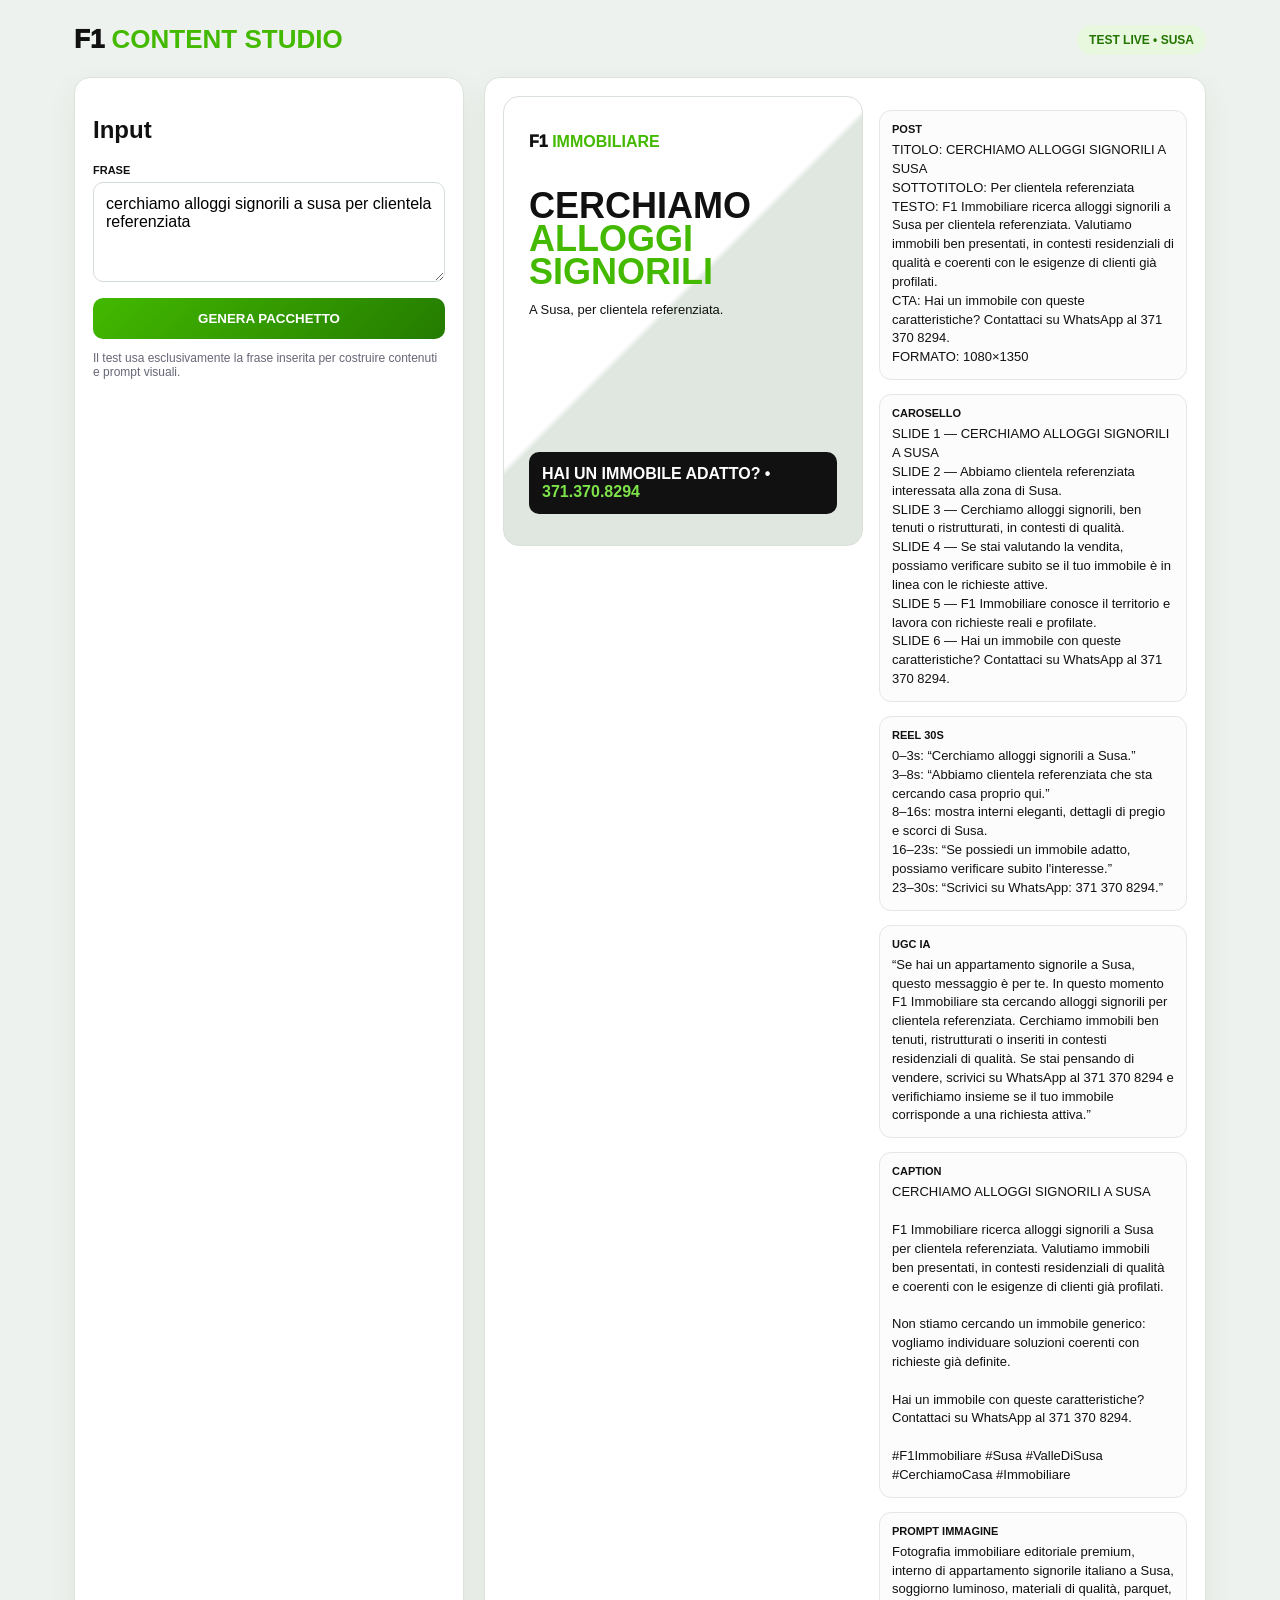
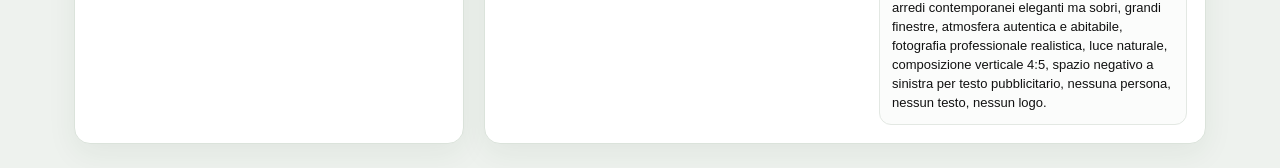
<file: test-susa.html>
<!doctype html>
<html lang="it">
<head>
<meta charset="utf-8"><meta name="viewport" content="width=device-width,initial-scale=1">
<title>F1 Content Studio — Test Susa</title>
<style>
:root{--g:#43b900;--k:#111;--bg:#eef2ee;--line:#dbe3db}*{box-sizing:border-box}body{margin:0;font-family:Arial,sans-serif;background:var(--bg);color:#111}.wrap{max-width:1180px;margin:auto;padding:24px}.head{display:flex;justify-content:space-between;gap:20px;align-items:center}.brand{font-size:26px;font-weight:1000}.brand b{color:var(--g)}.badge{padding:8px 12px;border-radius:999px;background:#e8f8df;color:#247500;font-weight:800;font-size:12px}.grid{display:grid;grid-template-columns:390px 1fr;gap:20px;margin-top:22px}.card{background:#fff;border:1px solid var(--line);border-radius:16px;padding:18px;box-shadow:0 10px 30px #24452410}label{display:block;font-size:11px;font-weight:900;text-transform:uppercase;margin:12px 0 6px}textarea{width:100%;min-height:100px;border:1px solid #d4ddd4;border-radius:10px;padding:12px;font:inherit}.btn{width:100%;border:0;border-radius:10px;padding:13px;background:linear-gradient(135deg,var(--g),#247b00);color:white;font-weight:900;cursor:pointer;margin-top:12px}.poster{aspect-ratio:4/5;border-radius:16px;overflow:hidden;position:relative;background:linear-gradient(135deg,#fff 0 46%,#e0e7e0 47%);border:1px solid #d9e0d9}.copy{position:absolute;left:7%;top:8%;width:55%;z-index:2}.copy .logo{font-weight:1000;margin-bottom:38px}.copy .logo b{color:var(--g)}.copy h1{font-size:36px;line-height:.92;margin:0;text-transform:uppercase}.copy h1 em{display:block;color:var(--g);font-style:normal}.copy p{font-size:13px;line-height:1.35}.cta{position:absolute;left:7%;right:7%;bottom:7%;background:#111;color:#fff;border-radius:10px;padding:13px;font-weight:900}.cta b{color:#7ee24a}.out{margin-top:14px;border:1px solid #e3e8e3;border-radius:12px;padding:12px;background:#fbfcfb}.out strong{display:block;font-size:11px;text-transform:uppercase;margin-bottom:6px}.out pre{white-space:pre-wrap;margin:0;font:13px/1.45 Arial}.cols{display:grid;grid-template-columns:360px 1fr;gap:16px}@media(max-width:900px){.grid,.cols{grid-template-columns:1fr}}
</style>
</head>
<body><div class="wrap"><div class="head"><div class="brand">F1 <b>CONTENT STUDIO</b></div><div class="badge">TEST LIVE • SUSA</div></div><div class="grid"><div class="card"><h2>Input</h2><label>Frase</label><textarea id="input">cerchiamo alloggi signorili a susa per clientela referenziata</textarea><button class="btn" onclick="run()">GENERA PACCHETTO</button><p style="font-size:12px;color:#667">Il test usa esclusivamente la frase inserita per costruire contenuti e prompt visuali.</p></div><div class="card"><div class="cols"><div class="poster"><div class="copy"><div class="logo">F1 <b>IMMOBILIARE</b></div><h1 id="title">CERCHIAMO <em>ALLOGGI SIGNORILI</em></h1><p id="body">A Susa, per clientela referenziata.</p></div><div class="cta">HAI UN IMMOBILE ADATTO? • <b>371.370.8294</b></div></div><div id="outputs"></div></div></div></div></div>
<script>
const $=x=>document.getElementById(x); const esc=s=>s.replace(/[&<>]/g,m=>({'&':'&amp;','<':'&lt;','>':'&gt;'}[m]));
function parse(q){q=(q||'').trim();let city='Susa';let m=q.match(/\ba\s+([a-zà-ù' ]+?)(?:\s+per\b|$)/i);if(m)city=m[1].trim().replace(/\b\w/g,c=>c.toUpperCase());let segment=/signoril/i.test(q)?'alloggi signorili':'immobili';let proof=/referenziat/i.test(q)?'clientela referenziata':'clienti selezionati';return {q,city,segment,proof};}
function run(){let d=parse($('input').value);let hook=`CERCHIAMO ${d.segment.toUpperCase()} A ${d.city.toUpperCase()}`;let detail=`F1 Immobiliare ricerca ${d.segment} a ${d.city} per ${d.proof}. Valutiamo immobili ben presentati, in contesti residenziali di qualità e coerenti con le esigenze di clienti già profilati.`;let cta='Hai un immobile con queste caratteristiche? Contattaci su WhatsApp al 371 370 8294.';$('title').innerHTML=`CERCHIAMO <em>${d.segment.toUpperCase()}</em>`;$('body').textContent=`A ${d.city}, per ${d.proof}.`;
let carousel=`SLIDE 1 — ${hook}\nSLIDE 2 — Abbiamo ${d.proof} interessata alla zona di ${d.city}.\nSLIDE 3 — Cerchiamo ${d.segment}, ben tenuti o ristrutturati, in contesti di qualità.\nSLIDE 4 — Se stai valutando la vendita, possiamo verificare subito se il tuo immobile è in linea con le richieste attive.\nSLIDE 5 — F1 Immobiliare conosce il territorio e lavora con richieste reali e profilate.\nSLIDE 6 — ${cta}`;
let reel=`0–3s: “Cerchiamo ${d.segment} a ${d.city}.”\n3–8s: “Abbiamo ${d.proof} che sta cercando casa proprio qui.”\n8–16s: mostra interni eleganti, dettagli di pregio e scorci di ${d.city}.\n16–23s: “Se possiedi un immobile adatto, possiamo verificare subito l'interesse.”\n23–30s: “Scrivici su WhatsApp: 371 370 8294.”`;
let ugc=`“Se hai un appartamento signorile a ${d.city}, questo messaggio è per te. In questo momento F1 Immobiliare sta cercando ${d.segment} per ${d.proof}. Cerchiamo immobili ben tenuti, ristrutturati o inseriti in contesti residenziali di qualità. Se stai pensando di vendere, scrivici su WhatsApp al 371 370 8294 e verifichiamo insieme se il tuo immobile corrisponde a una richiesta attiva.”`;
let caption=`${hook}\n\n${detail}\n\nNon stiamo cercando un immobile generico: vogliamo individuare soluzioni coerenti con richieste già definite.\n\n${cta}\n\n#F1Immobiliare #Susa #ValleDiSusa #CerchiamoCasa #Immobiliare`;
let prompt=`Fotografia immobiliare editoriale premium, interno di appartamento signorile italiano a ${d.city}, soggiorno luminoso, materiali di qualità, parquet, arredi contemporanei eleganti ma sobri, grandi finestre, atmosfera autentica e abitabile, fotografia professionale realistica, luce naturale, composizione verticale 4:5, spazio negativo a sinistra per testo pubblicitario, nessuna persona, nessun testo, nessun logo.`;
let post=`TITOLO: ${hook}\nSOTTOTITOLO: Per ${d.proof}\nTESTO: ${detail}\nCTA: ${cta}\nFORMATO: 1080×1350`;
let items=[['POST',post],['CAROSELLO',carousel],['REEL 30s',reel],['UGC IA',ugc],['CAPTION',caption],['PROMPT IMMAGINE',prompt]];$('outputs').innerHTML=items.map(x=>`<div class="out"><strong>${x[0]}</strong><pre>${esc(x[1])}</pre></div>`).join('');}
run();
</script></body></html>
</file>
